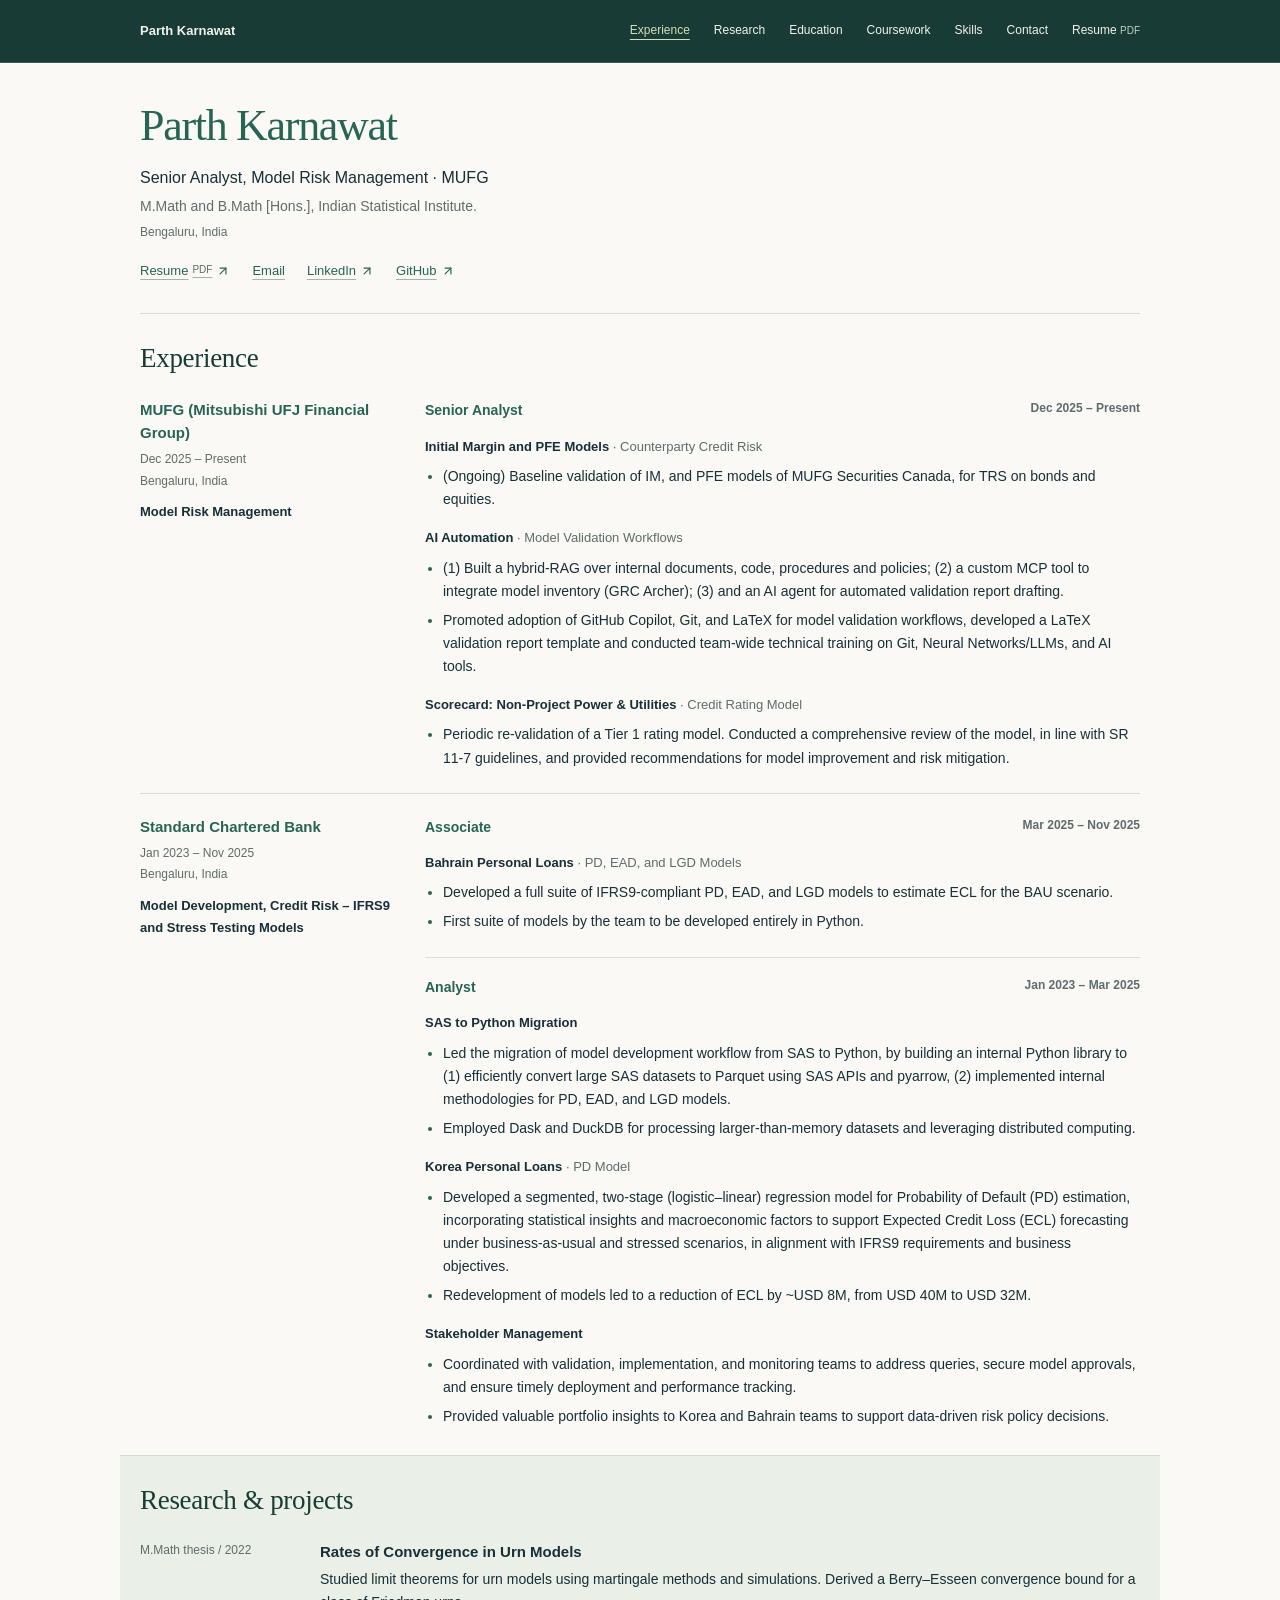
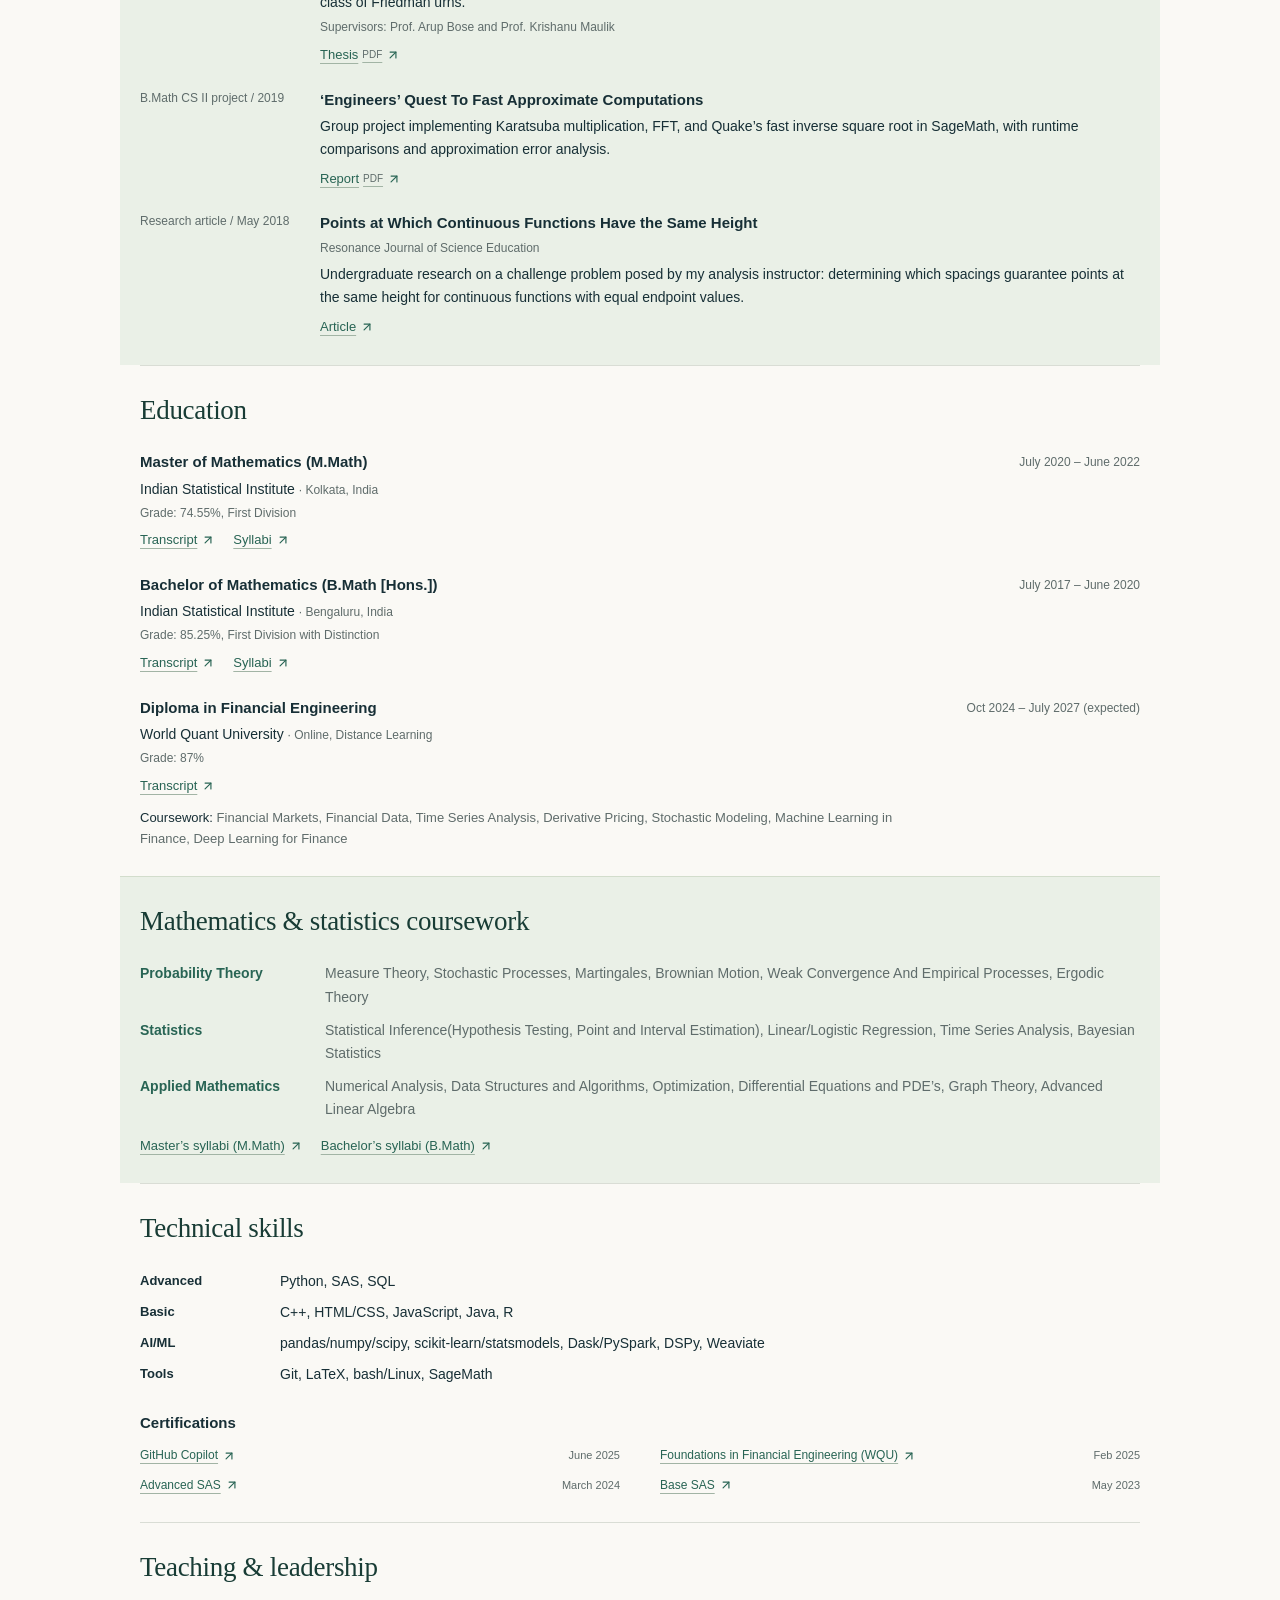
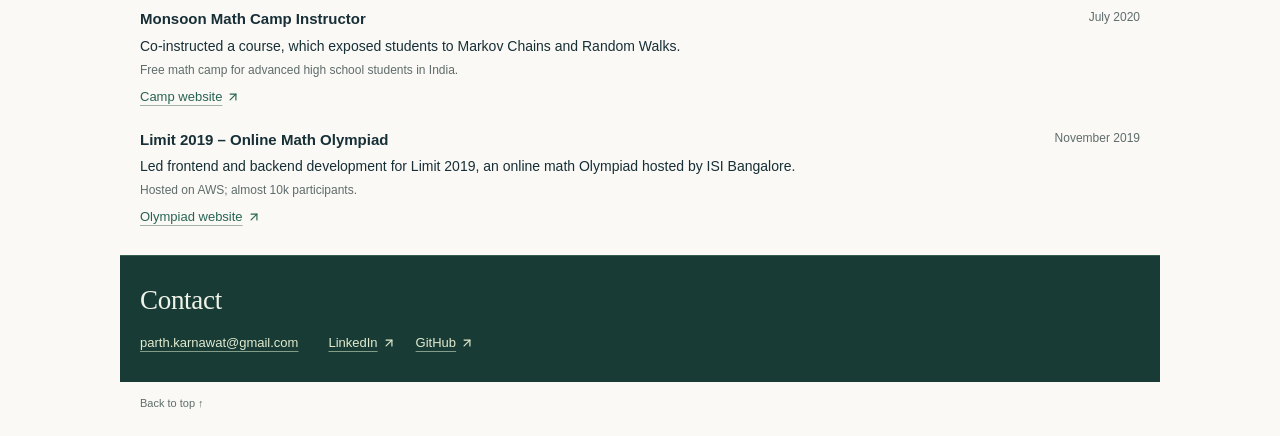
<file: index.html>
﻿<!doctype html>
<html lang="en"><head>
<meta charset="UTF-8" /><meta name="viewport" content="width=device-width, initial-scale=1.0" /><meta name="theme-color" content="#183c35" />
<title>Parth Karnawat | Model Risk &amp; Mathematics</title>
<meta name="description" content="Parth Karnawat — Senior Analyst, Model Risk Management at MUFG. Mathematics at the Indian Statistical Institute. Credit risk modeling, probability research, and financial engineering." />
<meta name="author" content="Parth Karnawat" /><link rel="canonical" href="https://parthkarnawat.github.io/" /><link rel="icon" type="image/svg+xml" href="./favicon.svg" />
<meta property="og:title" content="Parth Karnawat | Model Risk &amp; Mathematics" /><meta property="og:description" content="Experience in model risk and credit modeling, mathematics research, education, and academic documents." /><meta property="og:type" content="website" /><meta property="og:url" content="https://parthkarnawat.github.io/" /><meta name="twitter:card" content="summary" />
  <script type="module" crossorigin src="./assets/index-qDdQJ3Yz.js"></script>
  <link rel="stylesheet" crossorigin href="./assets/index-BrMRDLM6.css">
</head><body><div id="root"><a class="skip-link" href="#main">Skip to content</a><header class="site-header"><div class="wrap header-inner"><a href="#top" class="site-name">Parth Karnawat</a><nav class="main-nav" id="main-nav" aria-label="Main navigation"><a href="#experience">Experience</a><a href="#research">Research</a><a href="#education">Education</a><a href="#coursework">Coursework</a><a href="#skills">Skills</a><a href="#contact">Contact</a><a href="./files/Parth_Karnawat_Resume.pdf" target="_blank" rel="noopener noreferrer">Resume <span class="file-type">PDF</span></a></nav><button class="menu-toggle" aria-label="Open navigation" aria-expanded="false" aria-controls="main-nav"><svg xmlns="http://www.w3.org/2000/svg" width="21" height="21" viewBox="0 0 24 24" fill="none" stroke="currentColor" stroke-width="2" stroke-linecap="round" stroke-linejoin="round" class="lucide lucide-menu"><line x1="4" x2="20" y1="12" y2="12"></line><line x1="4" x2="20" y1="6" y2="6"></line><line x1="4" x2="20" y1="18" y2="18"></line></svg></button></div></header><main class="wrap" id="main"><section id="top" class="intro"><h1>Parth Karnawat</h1><p class="current-role">Senior Analyst, Model Risk Management · MUFG</p><p class="intro-education">M.Math and B.Math [Hons.], Indian Statistical Institute.</p><p class="location">Bengaluru, India</p><div class="intro-links"><a class="text-link" href="./files/Parth_Karnawat_Resume.pdf" target="_blank" rel="noopener noreferrer">Resume <span class="file-type">PDF</span><svg xmlns="http://www.w3.org/2000/svg" width="14" height="14" viewBox="0 0 24 24" fill="none" stroke="currentColor" stroke-width="2" stroke-linecap="round" stroke-linejoin="round" class="lucide lucide-arrow-up-right" aria-hidden="true"><path d="M7 7h10v10"></path><path d="M7 17 17 7"></path></svg></a><a class="text-link" href="mailto:parth.karnawat@gmail.com">Email</a><a class="text-link" href="https://linkedin.com/in/parthkarnawat18" target="_blank" rel="noopener noreferrer">LinkedIn<svg xmlns="http://www.w3.org/2000/svg" width="14" height="14" viewBox="0 0 24 24" fill="none" stroke="currentColor" stroke-width="2" stroke-linecap="round" stroke-linejoin="round" class="lucide lucide-arrow-up-right" aria-hidden="true"><path d="M7 7h10v10"></path><path d="M7 17 17 7"></path></svg></a><a class="text-link" href="https://github.com/parthkarnawat" target="_blank" rel="noopener noreferrer">GitHub<svg xmlns="http://www.w3.org/2000/svg" width="14" height="14" viewBox="0 0 24 24" fill="none" stroke="currentColor" stroke-width="2" stroke-linecap="round" stroke-linejoin="round" class="lucide lucide-arrow-up-right" aria-hidden="true"><path d="M7 7h10v10"></path><path d="M7 17 17 7"></path></svg></a></div></section><section class="section" id="experience"><h2 class="section-heading">Experience</h2><article class="employer"><div class="employer-meta"><h3>MUFG (Mitsubishi UFJ Financial Group)</h3><p class="date">Dec 2025 – Present</p><p class="location">Bengaluru, India</p><p class="employer-description">Model Risk Management</p></div><div class="employer-work"><div class="role"><h4>Senior Analyst<span class="date">Dec 2025 – Present</span></h4><div class="work-item"><h5>Initial Margin and PFE Models<span class="work-category"> · <!-- -->Counterparty Credit Risk</span></h5><ul><li>(Ongoing) Baseline validation of IM, and PFE models of MUFG Securities Canada, for TRS on bonds and equities.</li></ul></div><div class="work-item"><h5>AI Automation<span class="work-category"> · <!-- -->Model Validation Workflows</span></h5><ul><li>(1) Built a hybrid-RAG over internal documents, code, procedures and policies; (2) a custom MCP tool to integrate model inventory (GRC Archer); (3) and an AI agent for automated validation report drafting.</li><li>Promoted adoption of GitHub Copilot, Git, and LaTeX for model validation workflows, developed a LaTeX validation report template and conducted team-wide technical training on Git, Neural Networks/LLMs, and AI tools.</li></ul></div><div class="work-item"><h5>Scorecard: Non-Project Power &amp; Utilities<span class="work-category"> · <!-- -->Credit Rating Model</span></h5><ul><li>Periodic re-validation of a Tier 1 rating model. Conducted a comprehensive review of the model, in line with SR 11-7 guidelines, and provided recommendations for model improvement and risk mitigation.</li></ul></div></div></div></article><article class="employer"><div class="employer-meta"><h3>Standard Chartered Bank</h3><p class="date">Jan 2023 – Nov 2025</p><p class="location">Bengaluru, India</p><p class="employer-description">Model Development, Credit Risk – IFRS9 and Stress Testing Models</p></div><div class="employer-work"><div class="role"><h4>Associate<span class="date">Mar 2025 – Nov 2025</span></h4><div class="work-item"><h5>Bahrain Personal Loans<span class="work-category"> · <!-- -->PD, EAD, and LGD Models</span></h5><ul><li>Developed a full suite of IFRS9-compliant PD, EAD, and LGD models to estimate ECL for the BAU scenario.</li><li>First suite of models by the team to be developed entirely in Python.</li></ul></div></div><div class="role"><h4>Analyst<span class="date">Jan 2023 – Mar 2025</span></h4><div class="work-item"><h5>SAS to Python Migration</h5><ul><li>Led the migration of model development workflow from SAS to Python, by building an internal Python library to (1) efficiently convert large SAS datasets to Parquet using SAS APIs and pyarrow, (2) implemented internal methodologies for PD, EAD, and LGD models.</li><li>Employed Dask and DuckDB for processing larger-than-memory datasets and leveraging distributed computing.</li></ul></div><div class="work-item"><h5>Korea Personal Loans<span class="work-category"> · <!-- -->PD Model</span></h5><ul><li>Developed a segmented, two-stage (logistic–linear) regression model for Probability of Default (PD) estimation, incorporating statistical insights and macroeconomic factors to support Expected Credit Loss (ECL) forecasting under business-as-usual and stressed scenarios, in alignment with IFRS9 requirements and business objectives.</li><li>Redevelopment of models led to a reduction of ECL by ~USD 8M, from USD 40M to USD 32M.</li></ul></div><div class="work-item"><h5>Stakeholder Management</h5><ul><li>Coordinated with validation, implementation, and monitoring teams to address queries, secure model approvals, and ensure timely deployment and performance tracking.</li><li>Provided valuable portfolio insights to Korea and Bahrain teams to support data-driven risk policy decisions.</li></ul></div></div></div></article></section><section class="section" id="research"><h2 class="section-heading">Research &amp; projects</h2><article class="research-item"><div class="item-meta">M.Math thesis / 2022</div><div><h3>Rates of Convergence in Urn Models</h3><p>Studied limit theorems for urn models using martingale methods and simulations. Derived a Berry–Esseen convergence bound for a class of Friedman urns.</p><p class="secondary">Supervisors: Prof. Arup Bose and Prof. Krishanu Maulik</p><a class="text-link" href="./files/mmath_project_report.pdf" target="_blank" rel="noopener noreferrer">Thesis <span class="file-type">PDF</span><svg xmlns="http://www.w3.org/2000/svg" width="14" height="14" viewBox="0 0 24 24" fill="none" stroke="currentColor" stroke-width="2" stroke-linecap="round" stroke-linejoin="round" class="lucide lucide-arrow-up-right" aria-hidden="true"><path d="M7 7h10v10"></path><path d="M7 17 17 7"></path></svg></a></div></article><article class="research-item"><div class="item-meta">B.Math CS II project / 2019</div><div><h3>‘Engineers’ Quest To Fast Approximate Computations</h3><p>Group project implementing Karatsuba multiplication, FFT, and Quake’s fast inverse square root in SageMath, with runtime comparisons and approximation error analysis.</p><a class="text-link" href="./files/bmath_cs2_project_report.pdf" target="_blank" rel="noopener noreferrer">Report <span class="file-type">PDF</span><svg xmlns="http://www.w3.org/2000/svg" width="14" height="14" viewBox="0 0 24 24" fill="none" stroke="currentColor" stroke-width="2" stroke-linecap="round" stroke-linejoin="round" class="lucide lucide-arrow-up-right" aria-hidden="true"><path d="M7 7h10v10"></path><path d="M7 17 17 7"></path></svg></a></div></article><article class="research-item"><div class="item-meta">Research article / May 2018</div><div><h3>Points at Which Continuous Functions Have the Same Height</h3><p class="secondary">Resonance Journal of Science Education</p><p>Undergraduate research on a challenge problem posed by my analysis instructor: determining which spacings guarantee points at the same height for continuous functions with equal endpoint values.</p><a class="text-link" href="https://www.ias.ac.in/describe/article/reso/023/05/0591-0596" target="_blank" rel="noopener noreferrer">Article<svg xmlns="http://www.w3.org/2000/svg" width="14" height="14" viewBox="0 0 24 24" fill="none" stroke="currentColor" stroke-width="2" stroke-linecap="round" stroke-linejoin="round" class="lucide lucide-arrow-up-right" aria-hidden="true"><path d="M7 7h10v10"></path><path d="M7 17 17 7"></path></svg></a></div></article></section><section class="section" id="education"><h2 class="section-heading">Education</h2><article class="education-row"><div><h3>Master of Mathematics (M.Math)</h3><p>Indian Statistical Institute<!-- --> <span class="location">· <!-- -->Kolkata, India</span></p><p class="secondary">Grade: 74.55%, First Division</p><div class="document-links"><a class="text-link" href="./files/mmath_transcript.pdf" target="_blank" rel="noopener noreferrer">Transcript<svg xmlns="http://www.w3.org/2000/svg" width="14" height="14" viewBox="0 0 24 24" fill="none" stroke="currentColor" stroke-width="2" stroke-linecap="round" stroke-linejoin="round" class="lucide lucide-arrow-up-right" aria-hidden="true"><path d="M7 7h10v10"></path><path d="M7 17 17 7"></path></svg></a><a class="text-link" href="./files/mmath-syllabi-brochure-asof-2020.pdf" target="_blank" rel="noopener noreferrer">Syllabi<svg xmlns="http://www.w3.org/2000/svg" width="14" height="14" viewBox="0 0 24 24" fill="none" stroke="currentColor" stroke-width="2" stroke-linecap="round" stroke-linejoin="round" class="lucide lucide-arrow-up-right" aria-hidden="true"><path d="M7 7h10v10"></path><path d="M7 17 17 7"></path></svg></a></div></div><p class="date">July 2020 – June 2022</p></article><article class="education-row"><div><h3>Bachelor of Mathematics (B.Math [Hons.])</h3><p>Indian Statistical Institute<!-- --> <span class="location">· <!-- -->Bengaluru, India</span></p><p class="secondary">Grade: 85.25%, First Division with Distinction</p><div class="document-links"><a class="text-link" href="./files/bmath_transcript.pdf" target="_blank" rel="noopener noreferrer">Transcript<svg xmlns="http://www.w3.org/2000/svg" width="14" height="14" viewBox="0 0 24 24" fill="none" stroke="currentColor" stroke-width="2" stroke-linecap="round" stroke-linejoin="round" class="lucide lucide-arrow-up-right" aria-hidden="true"><path d="M7 7h10v10"></path><path d="M7 17 17 7"></path></svg></a><a class="text-link" href="./files/bmath-syllabi-brochure-asof-2017.pdf" target="_blank" rel="noopener noreferrer">Syllabi<svg xmlns="http://www.w3.org/2000/svg" width="14" height="14" viewBox="0 0 24 24" fill="none" stroke="currentColor" stroke-width="2" stroke-linecap="round" stroke-linejoin="round" class="lucide lucide-arrow-up-right" aria-hidden="true"><path d="M7 7h10v10"></path><path d="M7 17 17 7"></path></svg></a></div></div><p class="date">July 2017 – June 2020</p></article><article class="education-row"><div><h3>Diploma in Financial Engineering</h3><p>World Quant University<!-- --> <span class="location">· <!-- -->Online, Distance Learning</span></p><p class="secondary">Grade: 87%</p><div class="document-links"><a class="text-link" href="./files/wqu-transcript.pdf" target="_blank" rel="noopener noreferrer">Transcript<svg xmlns="http://www.w3.org/2000/svg" width="14" height="14" viewBox="0 0 24 24" fill="none" stroke="currentColor" stroke-width="2" stroke-linecap="round" stroke-linejoin="round" class="lucide lucide-arrow-up-right" aria-hidden="true"><path d="M7 7h10v10"></path><path d="M7 17 17 7"></path></svg></a></div><p class="financial-coursework"><strong>Coursework: </strong>Financial Markets, Financial Data, Time Series Analysis, Derivative Pricing, Stochastic Modeling, Machine Learning in Finance, Deep Learning for Finance</p></div><p class="date">Oct 2024 – July 2027 (expected)</p></article></section><section class="section" id="coursework"><h2 class="section-heading">Mathematics &amp; statistics coursework</h2><dl class="coursework"><div><dt>Probability Theory</dt><dd>Measure Theory, Stochastic Processes, Martingales, Brownian Motion, Weak Convergence And Empirical Processes, Ergodic Theory</dd></div><div><dt>Statistics</dt><dd>Statistical Inference(Hypothesis Testing, Point and Interval Estimation), Linear/Logistic Regression, Time Series Analysis, Bayesian Statistics</dd></div><div><dt>Applied Mathematics</dt><dd>Numerical Analysis, Data Structures and Algorithms, Optimization, Differential Equations and PDE’s, Graph Theory, Advanced Linear Algebra</dd></div></dl><div class="document-links coursework-documents"><a class="text-link" href="./files/mmath-syllabi-brochure-asof-2020.pdf" target="_blank" rel="noopener noreferrer">Master’s syllabi (M.Math)<svg xmlns="http://www.w3.org/2000/svg" width="14" height="14" viewBox="0 0 24 24" fill="none" stroke="currentColor" stroke-width="2" stroke-linecap="round" stroke-linejoin="round" class="lucide lucide-arrow-up-right" aria-hidden="true"><path d="M7 7h10v10"></path><path d="M7 17 17 7"></path></svg></a><a class="text-link" href="./files/bmath-syllabi-brochure-asof-2017.pdf" target="_blank" rel="noopener noreferrer">Bachelor’s syllabi (B.Math)<svg xmlns="http://www.w3.org/2000/svg" width="14" height="14" viewBox="0 0 24 24" fill="none" stroke="currentColor" stroke-width="2" stroke-linecap="round" stroke-linejoin="round" class="lucide lucide-arrow-up-right" aria-hidden="true"><path d="M7 7h10v10"></path><path d="M7 17 17 7"></path></svg></a></div></section><section class="section" id="skills"><h2 class="section-heading">Technical skills</h2><dl class="skills-list"><div><dt>Advanced</dt><dd>Python, SAS, SQL</dd></div><div><dt>Basic</dt><dd>C++, HTML/CSS, JavaScript, Java, R</dd></div><div><dt>AI/ML</dt><dd>pandas/numpy/scipy, scikit-learn/statsmodels, Dask/PySpark, DSPy, Weaviate</dd></div><div><dt>Tools</dt><dd>Git, LaTeX, bash/Linux, SageMath</dd></div></dl><h3 class="subheading">Certifications</h3><ul class="certifications"><li><a class="text-link" href="https://www.credly.com/badges/9d3aba5f-3117-49e0-a9f2-366aa9a759c1/public_url" target="_blank" rel="noopener noreferrer">GitHub Copilot<svg xmlns="http://www.w3.org/2000/svg" width="14" height="14" viewBox="0 0 24 24" fill="none" stroke="currentColor" stroke-width="2" stroke-linecap="round" stroke-linejoin="round" class="lucide lucide-arrow-up-right" aria-hidden="true"><path d="M7 7h10v10"></path><path d="M7 17 17 7"></path></svg></a><span class="date">June 2025</span></li><li><a class="text-link" href="https://www.credly.com/badges/03e39267-501f-4f53-ae59-4739ffd86ae9/public_url" target="_blank" rel="noopener noreferrer">Foundations in Financial Engineering (WQU)<svg xmlns="http://www.w3.org/2000/svg" width="14" height="14" viewBox="0 0 24 24" fill="none" stroke="currentColor" stroke-width="2" stroke-linecap="round" stroke-linejoin="round" class="lucide lucide-arrow-up-right" aria-hidden="true"><path d="M7 7h10v10"></path><path d="M7 17 17 7"></path></svg></a><span class="date">Feb 2025</span></li><li><a class="text-link" href="https://www.credly.com/badges/8f0895dc-2c1d-48af-b241-810ebe4a41b0/public_url" target="_blank" rel="noopener noreferrer">Advanced SAS<svg xmlns="http://www.w3.org/2000/svg" width="14" height="14" viewBox="0 0 24 24" fill="none" stroke="currentColor" stroke-width="2" stroke-linecap="round" stroke-linejoin="round" class="lucide lucide-arrow-up-right" aria-hidden="true"><path d="M7 7h10v10"></path><path d="M7 17 17 7"></path></svg></a><span class="date">March 2024</span></li><li><a class="text-link" href="https://www.credly.com/badges/4879ebd4-1112-424c-9483-3fa65284583c/public_url" target="_blank" rel="noopener noreferrer">Base SAS<svg xmlns="http://www.w3.org/2000/svg" width="14" height="14" viewBox="0 0 24 24" fill="none" stroke="currentColor" stroke-width="2" stroke-linecap="round" stroke-linejoin="round" class="lucide lucide-arrow-up-right" aria-hidden="true"><path d="M7 7h10v10"></path><path d="M7 17 17 7"></path></svg></a><span class="date">May 2023</span></li></ul></section><section class="section" id="community"><h2 class="section-heading">Teaching &amp; leadership</h2><article class="community-item"><div><h3>Monsoon Math Camp Instructor</h3><p>Co-instructed a course, which exposed students to Markov Chains and Random Walks.</p><p class="secondary">Free math camp for advanced high school students in India.</p><a class="text-link" href="https://sites.google.com/view/monsoon-math/team" target="_blank" rel="noopener noreferrer">Camp website<svg xmlns="http://www.w3.org/2000/svg" width="14" height="14" viewBox="0 0 24 24" fill="none" stroke="currentColor" stroke-width="2" stroke-linecap="round" stroke-linejoin="round" class="lucide lucide-arrow-up-right" aria-hidden="true"><path d="M7 7h10v10"></path><path d="M7 17 17 7"></path></svg></a></div><p class="date">July 2020</p></article><article class="community-item"><div><h3>Limit 2019 – Online Math Olympiad</h3><p>Led frontend and backend development for Limit 2019, an online math Olympiad hosted by ISI Bangalore.</p><p class="secondary">Hosted on AWS; almost 10k participants.</p><a class="text-link" href="https://www.limitisi.in/" target="_blank" rel="noopener noreferrer">Olympiad website<svg xmlns="http://www.w3.org/2000/svg" width="14" height="14" viewBox="0 0 24 24" fill="none" stroke="currentColor" stroke-width="2" stroke-linecap="round" stroke-linejoin="round" class="lucide lucide-arrow-up-right" aria-hidden="true"><path d="M7 7h10v10"></path><path d="M7 17 17 7"></path></svg></a></div><p class="date">November 2019</p></article></section><section class="section contact-section" id="contact"><h2 class="section-heading">Contact</h2><a class="contact-email text-link" href="mailto:parth.karnawat@gmail.com">parth.karnawat@gmail.com</a><div class="contact-links"><a class="text-link" href="https://linkedin.com/in/parthkarnawat18" target="_blank" rel="noopener noreferrer">LinkedIn<svg xmlns="http://www.w3.org/2000/svg" width="14" height="14" viewBox="0 0 24 24" fill="none" stroke="currentColor" stroke-width="2" stroke-linecap="round" stroke-linejoin="round" class="lucide lucide-arrow-up-right" aria-hidden="true"><path d="M7 7h10v10"></path><path d="M7 17 17 7"></path></svg></a><a class="text-link" href="https://github.com/parthkarnawat" target="_blank" rel="noopener noreferrer">GitHub<svg xmlns="http://www.w3.org/2000/svg" width="14" height="14" viewBox="0 0 24 24" fill="none" stroke="currentColor" stroke-width="2" stroke-linecap="round" stroke-linejoin="round" class="lucide lucide-arrow-up-right" aria-hidden="true"><path d="M7 7h10v10"></path><path d="M7 17 17 7"></path></svg></a></div></section></main><footer class="wrap footer"><a href="#top">Back to top ↑</a></footer></div></body></html>
</file>
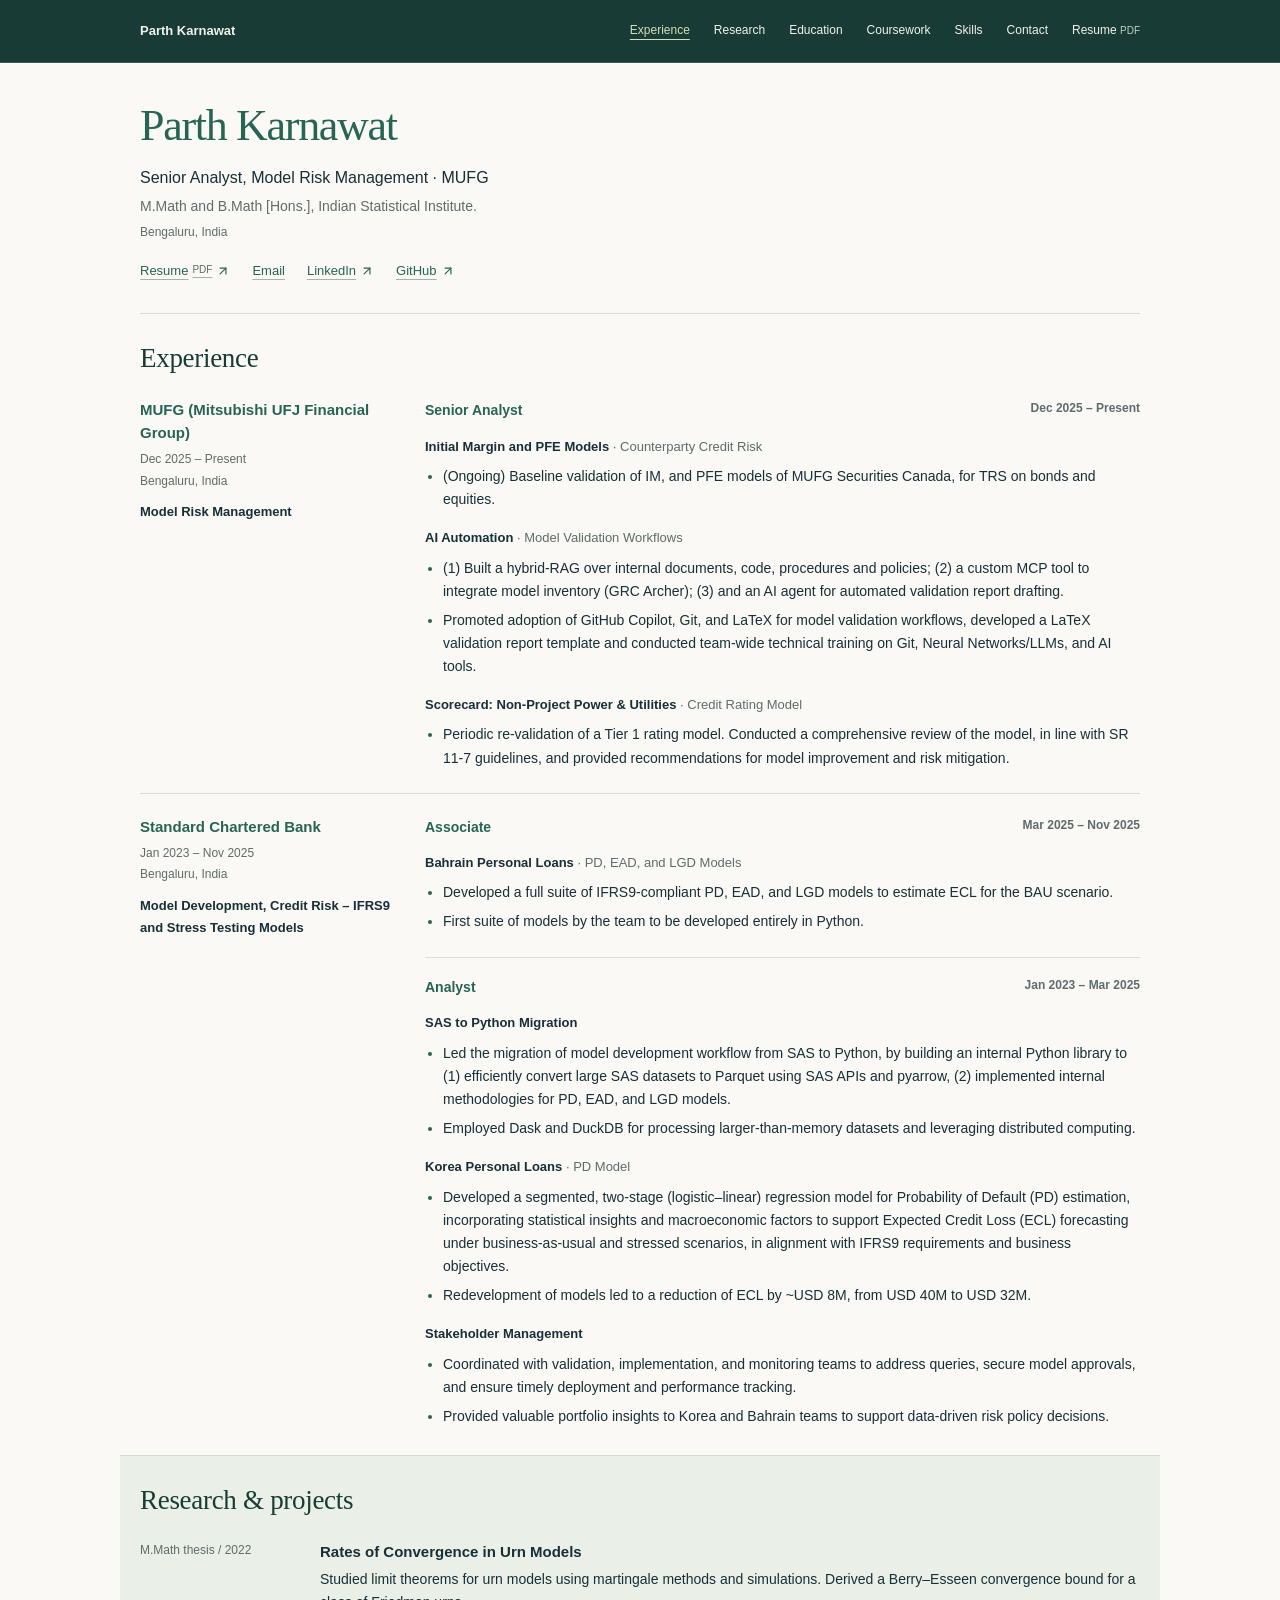
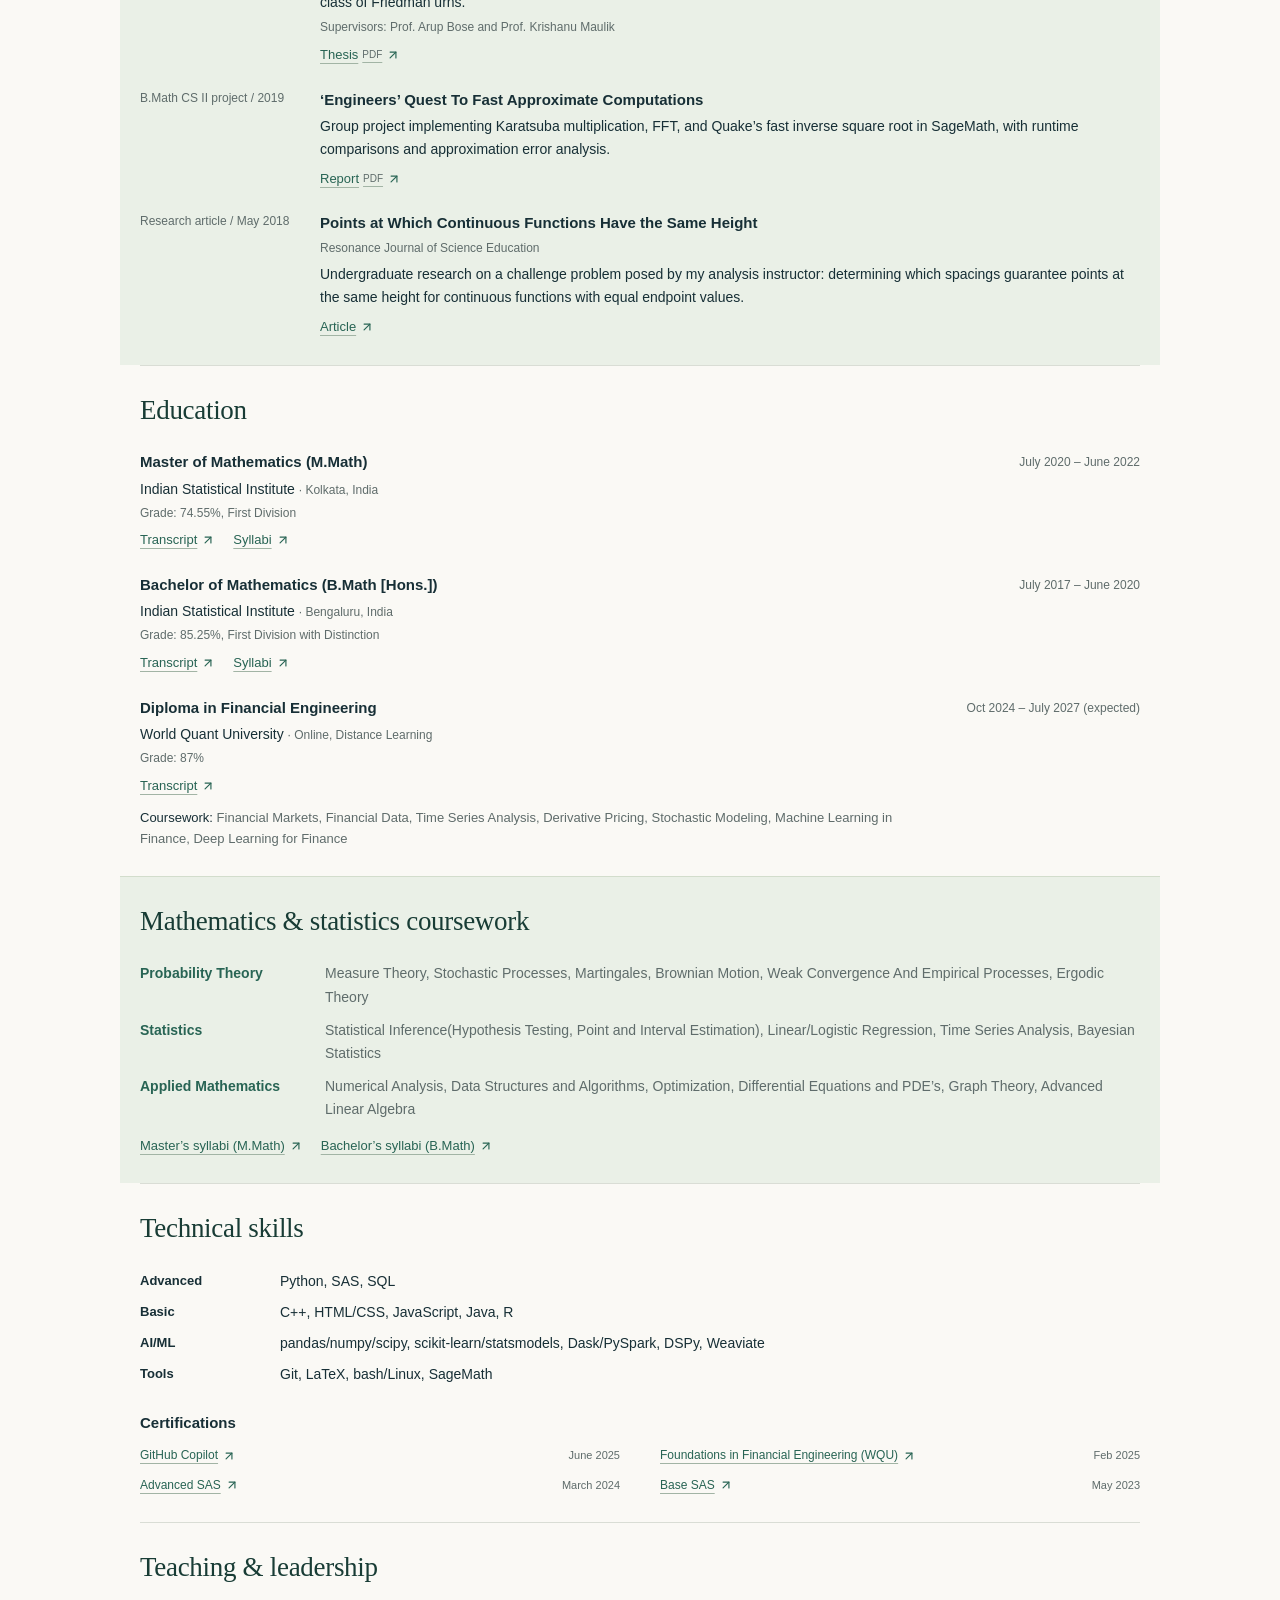
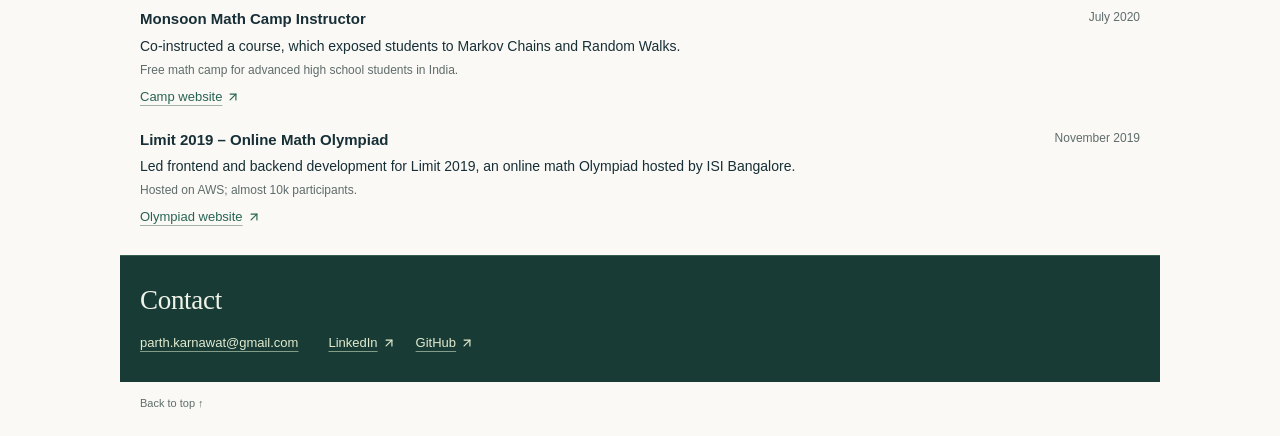
<file: blog/index.html>
<!doctype html><html lang="en"><head><meta charset="utf-8"><meta name="viewport" content="width=device-width,initial-scale=1"><title>Parth Karnawat</title><meta http-equiv="refresh" content="0;url=../"><link rel="canonical" href="https://parthkarnawat.github.io/"></head><body><p><a href="../">Return to portfolio.</a></p></body></html>
</file>
<file: assets/index-BrMRDLM6.css>
*,:before,:after,::backdrop{--tw-border-spacing-x:0;--tw-border-spacing-y:0;--tw-translate-x:0;--tw-translate-y:0;--tw-rotate:0;--tw-skew-x:0;--tw-skew-y:0;--tw-scale-x:1;--tw-scale-y:1;--tw-pan-x: ;--tw-pan-y: ;--tw-pinch-zoom: ;--tw-scroll-snap-strictness:proximity;--tw-gradient-from-position: ;--tw-gradient-via-position: ;--tw-gradient-to-position: ;--tw-ordinal: ;--tw-slashed-zero: ;--tw-numeric-figure: ;--tw-numeric-spacing: ;--tw-numeric-fraction: ;--tw-ring-inset: ;--tw-ring-offset-width:0px;--tw-ring-offset-color:#fff;--tw-ring-color:#3b82f680;--tw-ring-offset-shadow:0 0 #0000;--tw-ring-shadow:0 0 #0000;--tw-shadow:0 0 #0000;--tw-shadow-colored:0 0 #0000;--tw-blur: ;--tw-brightness: ;--tw-contrast: ;--tw-grayscale: ;--tw-hue-rotate: ;--tw-invert: ;--tw-saturate: ;--tw-sepia: ;--tw-drop-shadow: ;--tw-backdrop-blur: ;--tw-backdrop-brightness: ;--tw-backdrop-contrast: ;--tw-backdrop-grayscale: ;--tw-backdrop-hue-rotate: ;--tw-backdrop-invert: ;--tw-backdrop-opacity: ;--tw-backdrop-saturate: ;--tw-backdrop-sepia: ;--tw-contain-size: ;--tw-contain-layout: ;--tw-contain-paint: ;--tw-contain-style: }*,:before,:after{box-sizing:border-box;border:0 solid #e5e7eb}:before,:after{--tw-content:""}html,:host{-webkit-text-size-adjust:100%;tab-size:4;font-feature-settings:normal;font-variation-settings:normal;-webkit-tap-highlight-color:transparent;font-family:ui-sans-serif,system-ui,sans-serif,Apple Color Emoji,Segoe UI Emoji,Segoe UI Symbol,Noto Color Emoji;line-height:1.5}body{line-height:inherit;margin:0}hr{height:0;color:inherit;border-top-width:1px}abbr:where([title]){-webkit-text-decoration:underline dotted;text-decoration:underline dotted}h1,h2,h3,h4,h5,h6{font-size:inherit;font-weight:inherit}a{color:inherit;-webkit-text-decoration:inherit;text-decoration:inherit}b,strong{font-weight:bolder}code,kbd,samp,pre{font-feature-settings:normal;font-variation-settings:normal;font-family:ui-monospace,SFMono-Regular,Menlo,Monaco,Consolas,Liberation Mono,Courier New,monospace;font-size:1em}small{font-size:80%}sub,sup{vertical-align:baseline;font-size:75%;line-height:0;position:relative}sub{bottom:-.25em}sup{top:-.5em}table{text-indent:0;border-color:inherit;border-collapse:collapse}button,input,optgroup,select,textarea{font-feature-settings:inherit;font-variation-settings:inherit;font-family:inherit;font-size:100%;font-weight:inherit;line-height:inherit;letter-spacing:inherit;color:inherit;margin:0;padding:0}button,select{text-transform:none}button,input:where([type=button]),input:where([type=reset]),input:where([type=submit]){-webkit-appearance:button;background-color:#0000;background-image:none}:-moz-focusring{outline:auto}:-moz-ui-invalid{box-shadow:none}progress{vertical-align:baseline}::-webkit-inner-spin-button{height:auto}::-webkit-outer-spin-button{height:auto}[type=search]{-webkit-appearance:textfield;outline-offset:-2px}::-webkit-search-decoration{-webkit-appearance:none}::-webkit-file-upload-button{-webkit-appearance:button;font:inherit}summary{display:list-item}blockquote,dl,dd,h1,h2,h3,h4,h5,h6,hr,figure,p,pre{margin:0}fieldset{margin:0;padding:0}legend{padding:0}ol,ul,menu{margin:0;padding:0;list-style:none}dialog{padding:0}textarea{resize:vertical}input::-moz-placeholder{opacity:1;color:#9ca3af}textarea::-moz-placeholder{opacity:1;color:#9ca3af}input::placeholder,textarea::placeholder{opacity:1;color:#9ca3af}button,[role=button]{cursor:pointer}:disabled{cursor:default}img,svg,video,canvas,audio,iframe,embed,object{vertical-align:middle;display:block}img,video{max-width:100%;height:auto}[hidden]:where(:not([hidden=until-found])){display:none}:root{color:#172f36;font-synthesis:none;--ink:#172f36;--muted:#5f6c6b;--green:#286454;--line:#d9ddd5;--sage:#eaf0e7;--forest:#183c35;background:#faf9f5;font-family:Arial,Helvetica,sans-serif}*{box-sizing:border-box}html{scroll-padding-top:88px}body{margin:0;font-size:14px;line-height:1.65}a{color:inherit;text-decoration:none}a:hover{color:var(--green)}a:focus-visible,button:focus-visible,summary:focus-visible{outline:2px solid var(--green);outline-offset:5px}button{font:inherit;cursor:pointer}h1,h2,h3,h4,h5,p{margin:0}h1,h2{font-family:Georgia,Times New Roman,serif;font-weight:400}h3,h4,h5{font-family:Arial,Helvetica,sans-serif;font-weight:600}::selection{background:#dce8dc}.wrap{width:min(1000px,100% - 64px);margin-inline:auto}.text-link{color:var(--green);text-underline-offset:4px;align-items:center;gap:4px;font-size:13px;-webkit-text-decoration:underline #a2b4a5;text-decoration:underline #a2b4a5;display:inline-flex}.text-link:hover{text-decoration-color:currentColor}.text-link svg{flex-shrink:0}.file-type{color:var(--muted);font-size:10px}.date,.location,.secondary,.item-meta{color:var(--muted);font-size:12px}.date{line-height:1.6}.skip-link{z-index:20;background:#fff;padding:10px;position:fixed;top:-100px;left:20px}.skip-link:focus{top:10px}.site-header{z-index:10;background:var(--forest);color:#f0f3e9;border-bottom:1px solid #355d50;position:sticky;top:0}.header-inner{justify-content:space-between;align-items:center;gap:24px;min-height:62px;display:flex}.site-name{white-space:nowrap;font-size:13px;font-weight:600}.main-nav{flex-wrap:wrap;align-items:center;gap:24px;display:flex}.main-nav a{font-size:12px}.site-header a:hover{color:#d3dfb6}.site-header a:focus-visible,.site-header button:focus-visible{outline-color:#d3dfb6}.site-header .file-type{color:#c0d0c0}.main-nav a[aria-current]{color:#d3dfb6;text-underline-offset:5px;text-decoration:underline}.menu-toggle{color:inherit;background:0 0;border:0;padding:8px;display:none}.intro{padding-block:38px 32px}.intro h1{letter-spacing:-1.3px;color:var(--green);margin-bottom:13px;font-size:44px;line-height:1.15}.current-role{font-size:16px;font-weight:500}.intro-education{color:var(--muted);margin-top:4px}.intro .location{margin-top:5px}.intro-links{flex-wrap:wrap;gap:22px;margin-top:17px;display:flex}.section{border-top:1px solid var(--line);padding-block:27px}.section-heading{letter-spacing:-.3px;color:var(--forest);margin-bottom:23px;font-size:27px;line-height:1.3}#research,#coursework{background:var(--sage);border-color:#d2ddcc;margin-inline:-20px;padding-inline:20px}.employer{grid-template-columns:250px 1fr;gap:35px;display:grid}.employer+.employer{border-top:1px solid var(--line);margin-top:23px;padding-top:22px}.employer-meta h3{color:var(--green);margin-bottom:6px;font-size:15px;line-height:1.5}.employer-meta .location{margin-top:2px}.employer-description{color:var(--ink);margin-top:10px;font-size:13px;font-weight:600}.employer-work{min-width:0}.work-item ul{margin:8px 0 0;padding-left:18px;list-style:outside}.work-item li+li{margin-top:6px}.work-item li::marker{color:var(--green)}.role+.role{border-top:1px solid var(--line);margin-top:24px;padding-top:18px}.role h4{color:var(--green);flex-wrap:wrap;justify-content:space-between;gap:5px 16px;margin-bottom:13px;font-size:14px;display:flex}.work-item+.work-item{margin-top:16px}.work-item h5{font-size:13px}.work-category{color:var(--muted);font-weight:400}.work-item ul{font-size:14px}.research-item{grid-template-columns:155px 1fr;gap:25px;display:grid}.research-item+.research-item{margin-top:22px}.research-item h3,.education-row h3,.community-item h3{margin-bottom:4px;font-size:15px;line-height:1.5}.research-item p{margin-top:4px}.research-item .text-link{margin-top:7px}.education-row{grid-template-columns:1fr 200px;gap:25px;display:grid}.education-row+.education-row{margin-top:23px}.education-row>.date{text-align:right;padding-top:2px}.education-row .secondary{margin-top:3px}.document-links{flex-wrap:wrap;gap:18px;margin-top:6px;display:flex}.coursework-documents{margin-top:14px}.financial-coursework{color:var(--muted);margin-top:10px;font-size:13px}.financial-coursework strong{color:var(--ink);font-weight:500}.coursework{margin:0;font-size:14px}.coursework>div{grid-template-columns:170px 1fr;gap:15px;display:grid}.coursework>div+div{margin-top:10px}.coursework dt{color:var(--green);font-weight:600}.coursework dd{color:var(--muted);margin:0}.skills-list{margin:0}.skills-list>div{grid-template-columns:120px 1fr;gap:20px;display:grid}.skills-list>div+div{margin-top:8px}.skills-list dt{font-size:13px;font-weight:600}.skills-list dd{overflow-wrap:anywhere;margin:0}.subheading{margin-top:25px;margin-bottom:10px;font-size:15px}.certifications{grid-template-columns:1fr 1fr;gap:10px 40px;margin:0;padding:0;list-style:none;display:grid}.certifications li{justify-content:space-between;align-items:baseline;gap:10px;display:flex}.certifications .date{white-space:nowrap;font-size:11px}.certifications .text-link{font-size:12px}.community-item{grid-template-columns:1fr 130px;gap:25px;display:grid}.community-item+.community-item{margin-top:21px}.community-item .date{text-align:right}.community-item .text-link{margin-top:5px}.community-item .secondary{margin-top:3px}.contact-section{background:var(--forest);color:#f0f3e9;border-color:#355d50;margin-inline:-20px;padding-inline:20px}.contact-section .section-heading{color:#f0f3e9}.contact-section .text-link{color:#e1eacf;text-decoration-color:#829c87}.contact-section .text-link:hover{color:#fff}.contact-section a:focus-visible{outline-color:#d3dfb6}.contact-section .section-heading{margin-bottom:13px}.contact-links{gap:20px;margin-left:30px;display:inline-flex}.footer{color:var(--muted);padding-block:12px 24px;font-size:11px}@media (width<=800px){.wrap{width:calc(100% - 40px)}.main-nav{gap:16px}.employer{grid-template-columns:205px 1fr;gap:25px}.certifications{grid-template-columns:1fr;max-width:550px}}@media (width<=620px){html{scroll-padding-top:76px}.header-inner{min-height:55px}.menu-toggle{display:block}.main-nav{background:var(--forest);border-bottom:1px solid #355d50;padding:12px 20px 16px;display:none;position:absolute;top:55px;left:0;right:0}.main-nav.is-open{flex-direction:column;align-items:stretch;gap:0;display:flex}.main-nav a{padding:9px 0;font-size:14px}.intro{padding-block:28px}.intro h1{font-size:36px}.current-role{font-size:14px}.intro-education{font-size:13px}.intro-links{gap:20px}.section{padding-block:24px}.section-heading{margin-bottom:18px;font-size:25px}.employer{grid-template-columns:1fr;gap:13px}.employer-meta .location{display:none}.research-item,.education-row,.community-item{grid-template-columns:1fr;gap:5px}.education-row>.date,.community-item>.date{text-align:left;grid-row:1;padding:0}.education-row h3,.community-item h3{margin-top:2px}.education-row .location{display:block}.skills-list>div{grid-template-columns:78px 1fr;gap:12px}.skills-list dd{font-size:13px}.coursework>div{grid-template-columns:1fr;gap:3px}.contact-links{margin:12px 0 0;display:flex}}@media print{.site-header,.intro-links,.footer{display:none}.wrap{width:100%}.intro{padding:0 0 15px}.intro h1{font-size:30px}.section{padding-block:15px}.section-heading{font-size:22px}#research,#coursework,.contact-section{background:0 0;margin-inline:0;padding-inline:0}.contact-section .section-heading,.contact-section .text-link{color:var(--ink)}.employer,.research-item,.education-row,.community-item{-moz-column-break-inside:avoid;break-inside:avoid}}
</file>
